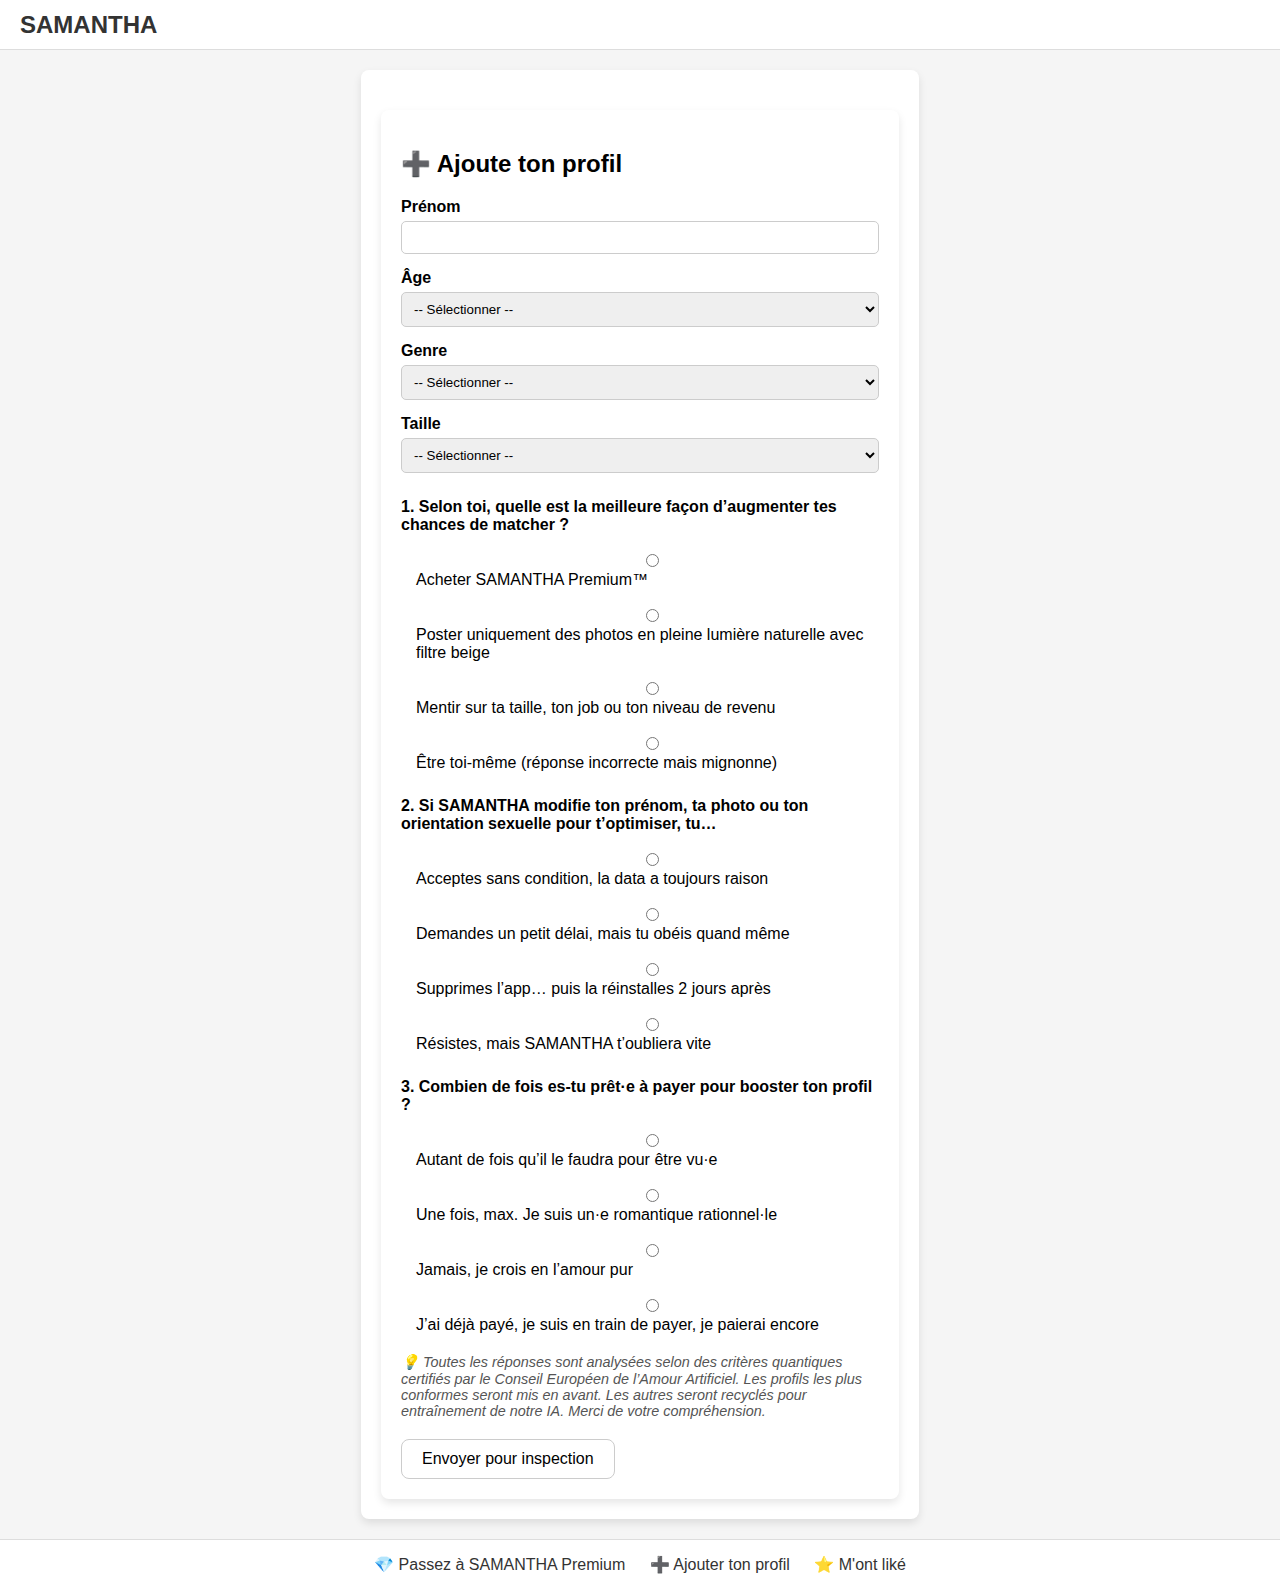
<file: ajouter_mon_profil.html>
<!DOCTYPE html>
<html lang="fr">
<head>
    <meta charset="UTF-8">
    <title>Ajouter ton profil - SAMANTHA</title>
    <link rel="stylesheet" href="styles.css">
    <style>
        .form-section {
            background-color: #fff;
            padding: 20px;
            margin-top: 20px;
            border-radius: 8px;
            box-shadow: 0 4px 8px rgba(0, 0, 0, 0.1);
        }

        .form-section label {
            display: block;
            margin-top: 15px;
            font-weight: bold;
        }

        .form-section input,
        .form-section select {
            width: 100%;
            padding: 8px;
            margin-top: 5px;
            border-radius: 5px;
            border: 1px solid #ccc;
        }

        .form-section button {
            margin-top: 20px;
            background-color: #fff;
            border: 1px solid #ccc;
            border-radius: 8px;
            padding: 10px 20px;
            font-size: 16px;
            cursor: pointer;
            transition: background-color 0.3s;
        }

        .form-section button:hover {
            background-color: #f0f0f0;
        }

        .response-message {
            margin-top: 20px;
            padding: 15px;
            border-radius: 8px;
            background-color: #fafafa;
            border: 1px solid #ddd;
            font-style: italic;
            display: none;
        }

        .question-block {
            margin-top: 25px;
        }

        .question-block p {
            margin-bottom: 10px;
            font-weight: bold;
        }

        .question-block label {
            font-weight: normal;
            display: block;
            margin-left: 15px;
            margin-bottom: 5px;
        }

        .disclaimer {
            font-style: italic;
            font-size: 0.9em;
            margin-top: 20px;
            color: #555;
        }
    </style>
</head>
<body>
    <div class="navbar">
        <h1><a href="index.html">SAMANTHA</a></h1>
    </div>

    <div class="container">
        <div class="right-block">
            <div class="form-section">
                <h2>➕ Ajoute ton profil</h2>
                <form id="profileForm">
                    <label for="name">Prénom</label>
                    <input type="text" id="name" name="name" required>

                    <label for="age">Âge</label>
                    <select id="age" name="age" required>
                        <option value="">-- Sélectionner --</option>
                        ${[...Array(50)].map((_, i) => `<option value="${18 + i}">${18 + i}</option>`).join('')}
                    </select>

                    <label for="gender">Genre</label>
                    <select id="gender" name="gender" required>
                        <option value="">-- Sélectionner --</option>
                        <option>Femme</option>
                        <option>Homme</option>
                        <option>Autre</option>
                    </select>

                    <label for="height">Taille</label>
                    <select id="height" name="height" required>
                        <option value="">-- Sélectionner --</option>
                        ${[...Array(50)].map((_, i) => `<option>${150 + i} cm</option>`).join('')}
                    </select>

                    <!-- QUESTIONS -->
                    <div class="question-block">
                        <p>1. Selon toi, quelle est la meilleure façon d’augmenter tes chances de matcher ?</p>
                        <label><input type="radio" name="q1" value="premium"> Acheter SAMANTHA Premium™</label>
                        <label><input type="radio" name="q1" value="filters"> Poster uniquement des photos en pleine lumière naturelle avec filtre beige</label>
                        <label><input type="radio" name="q1" value="lie"> Mentir sur ta taille, ton job ou ton niveau de revenu</label>
                        <label><input type="radio" name="q1" value="authentic"> Être toi-même (réponse incorrecte mais mignonne)</label>
                    </div>

                    <div class="question-block">
                        <p>2. Si SAMANTHA modifie ton prénom, ta photo ou ton orientation sexuelle pour t’optimiser, tu…</p>
                        <label><input type="radio" name="q2" value="accept"> Acceptes sans condition, la data a toujours raison</label>
                        <label><input type="radio" name="q2" value="delay"> Demandes un petit délai, mais tu obéis quand même</label>
                        <label><input type="radio" name="q2" value="reinstall"> Supprimes l’app… puis la réinstalles 2 jours après</label>
                        <label><input type="radio" name="q2" value="resist"> Résistes, mais SAMANTHA t’oubliera vite</label>
                    </div>

                    <div class="question-block">
                        <p>3. Combien de fois es-tu prêt·e à payer pour booster ton profil ?</p>
                        <label><input type="radio" name="q3" value="always"> Autant de fois qu’il le faudra pour être vu·e</label>
                        <label><input type="radio" name="q3" value="once"> Une fois, max. Je suis un·e romantique rationnel·le</label>
                        <label><input type="radio" name="q3" value="never"> Jamais, je crois en l’amour pur</label>
                        <label><input type="radio" name="q3" value="forever"> J’ai déjà payé, je suis en train de payer, je paierai encore</label>
                    </div>

                    <div class="disclaimer">
                        💡 Toutes les réponses sont analysées selon des critères quantiques certifiés par le Conseil Européen de l’Amour Artificiel. Les profils les plus conformes seront mis en avant. Les autres seront recyclés pour entraînement de notre IA. Merci de votre compréhension.
                    </div>

                    <button type="button" onclick="submitForm()">Envoyer pour inspection</button>

                    <div class="response-message" id="responseMessage">
                        Merci ! Notre IA de l’amour t’évaluera sous peu selon des critères 100 % scientifiques (nous allons stalker ton nombre de likes sur Instagram.)
                    </div>
                </form>
            </div>
        </div>
    </div>

    <footer class="footer">
        <div class="footer-links">
            <a href="premium.html">💎 Passez à SAMANTHA Premium</a>
            <a href="ajouter_mon_profil.html">➕ Ajouter ton profil</a>
            <a href="#">⭐ M'ont liké</a>
        </div>
    </footer>

    <script>
        function submitForm() {
            const msg = document.getElementById('responseMessage');
            msg.style.display = 'block';
        }
    </script>
</body>
</html>
</file>
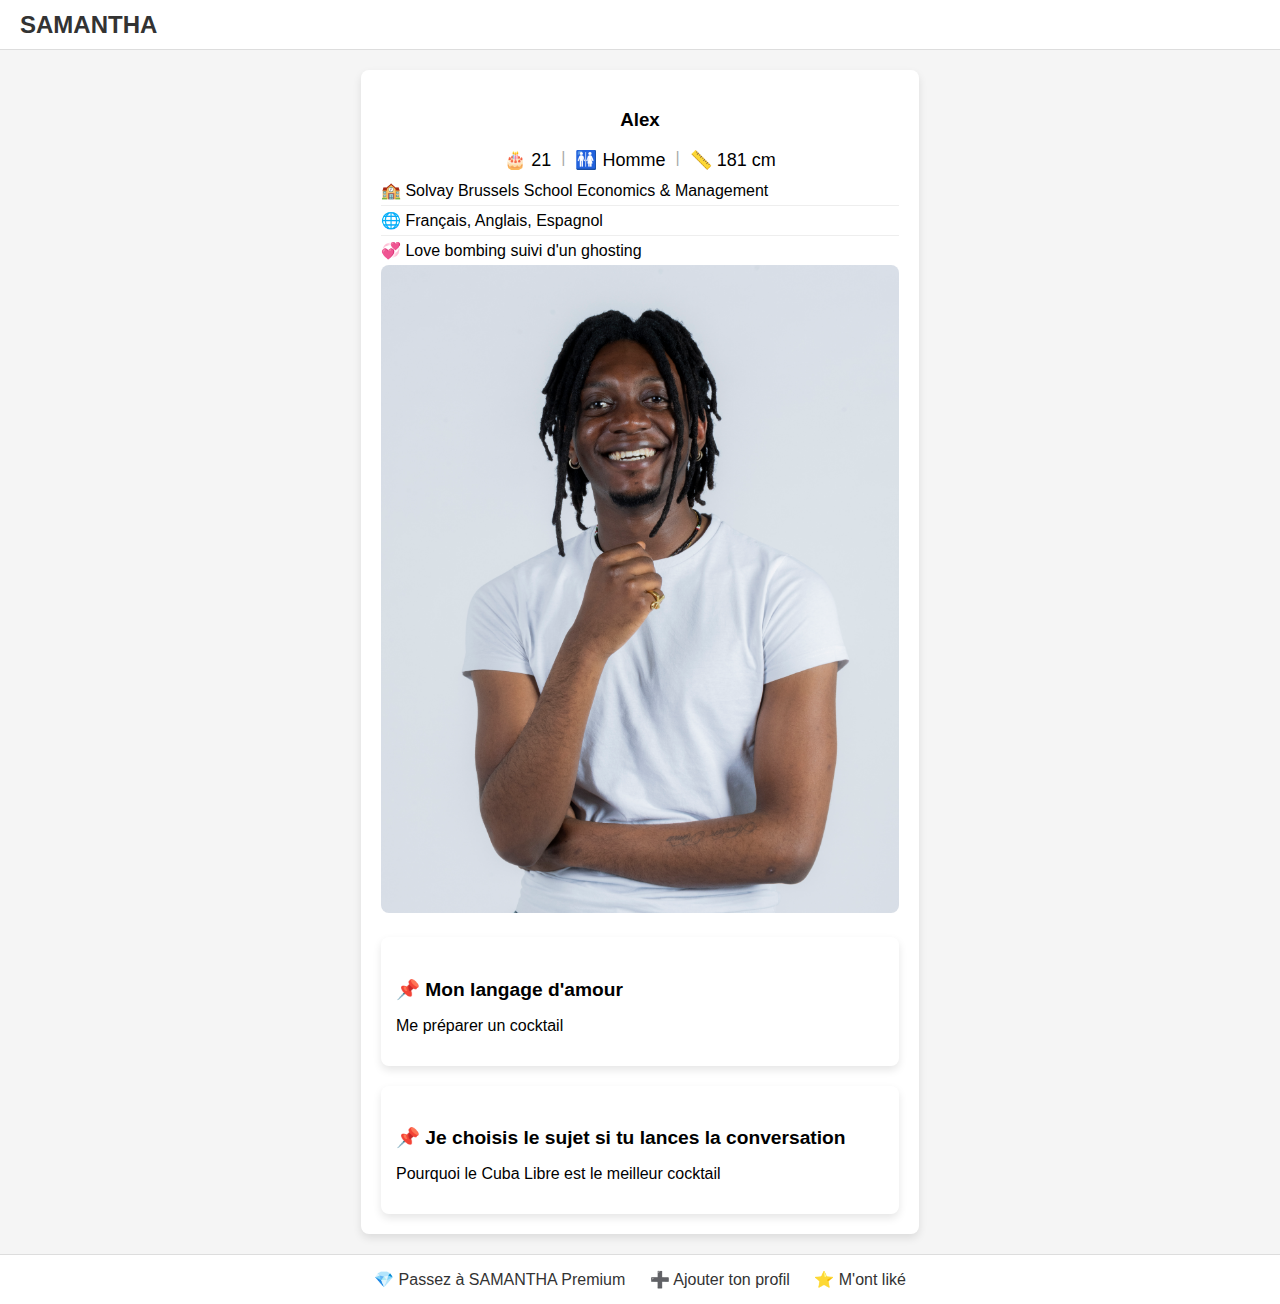
<file: alex.html>
<!DOCTYPE html>
<html lang="fr">
<head>
    <meta charset="UTF-8">
    <title>Profil - SAMANTHA</title>
    <link rel="stylesheet" href="styles.css">
    <style>
        .profile-anecdotes {
            background-color: #fff;
            padding: 15px;
            border-radius: 8px;
            box-shadow: 0 4px 8px rgba(0, 0, 0, 0.1);
            margin-top: 20px;
        }

        .profile-anecdotes h4 {
            margin-bottom: 10px;
            font-size: 1.2em;
        }

        .anecdote {
            margin-bottom: 15px;
        }

        .anecdote strong {
            color: #555;
            display: block;
            margin-bottom: 5px;
        }
    </style>
</head>
<body>
    <div class="navbar">
        <h1><a href="index.html">SAMANTHA</a></h1>
    </div>

    <div class="container">
        <div class="right-block">
            <div class="profile-card">
                <h3 id="profile-name">Alex</h3>
                <div class="profile-info">
                    <span id="profile-age">🎂 21</span>
                    <div class="divider">|</div>
                    <span id="profile-gender">🚻 Homme</span>
                    <div class="divider">|</div>
                    <span id="profile-height">📏 181 cm</span>
                </div>
                <div class="profile-details">
                    <p id="profile-school">🏫 Solvay Brussels School Economics & Management</p>
                    <hr>
                    <p id="profile-languages">🌐 Français, Anglais, Espagnol</p>
                    <hr>
                    <p id="profile-relationship">💞 Love bombing suivi d'un ghosting</p>
                </div>
                <img id="profile-image" src="alex.jpg" alt="Photo de Alex" class="profile-img">
            </div>

            <div class="profile-anecdotes">
                <h4>📌 Mon langage d'amour</h4>
                <p>Me préparer un cocktail</p>
            </div>
            
            <div class="profile-anecdotes">
                <h4>📌 Je choisis le sujet si tu lances la conversation</h4>
                <p>Pourquoi le Cuba Libre est le meilleur cocktail</p>
            </div>
                   
        </div>
    </div>

    <footer class="footer">
        <div class="footer-links">
            <a href="premium.html">💎 Passez à SAMANTHA Premium</a>
            <a href="ajouter_mon_profil.html">➕ Ajouter ton profil</a>
            <a href="#">⭐ M'ont liké</a>
        </div>
    </footer>
</body>
</html>
</file>
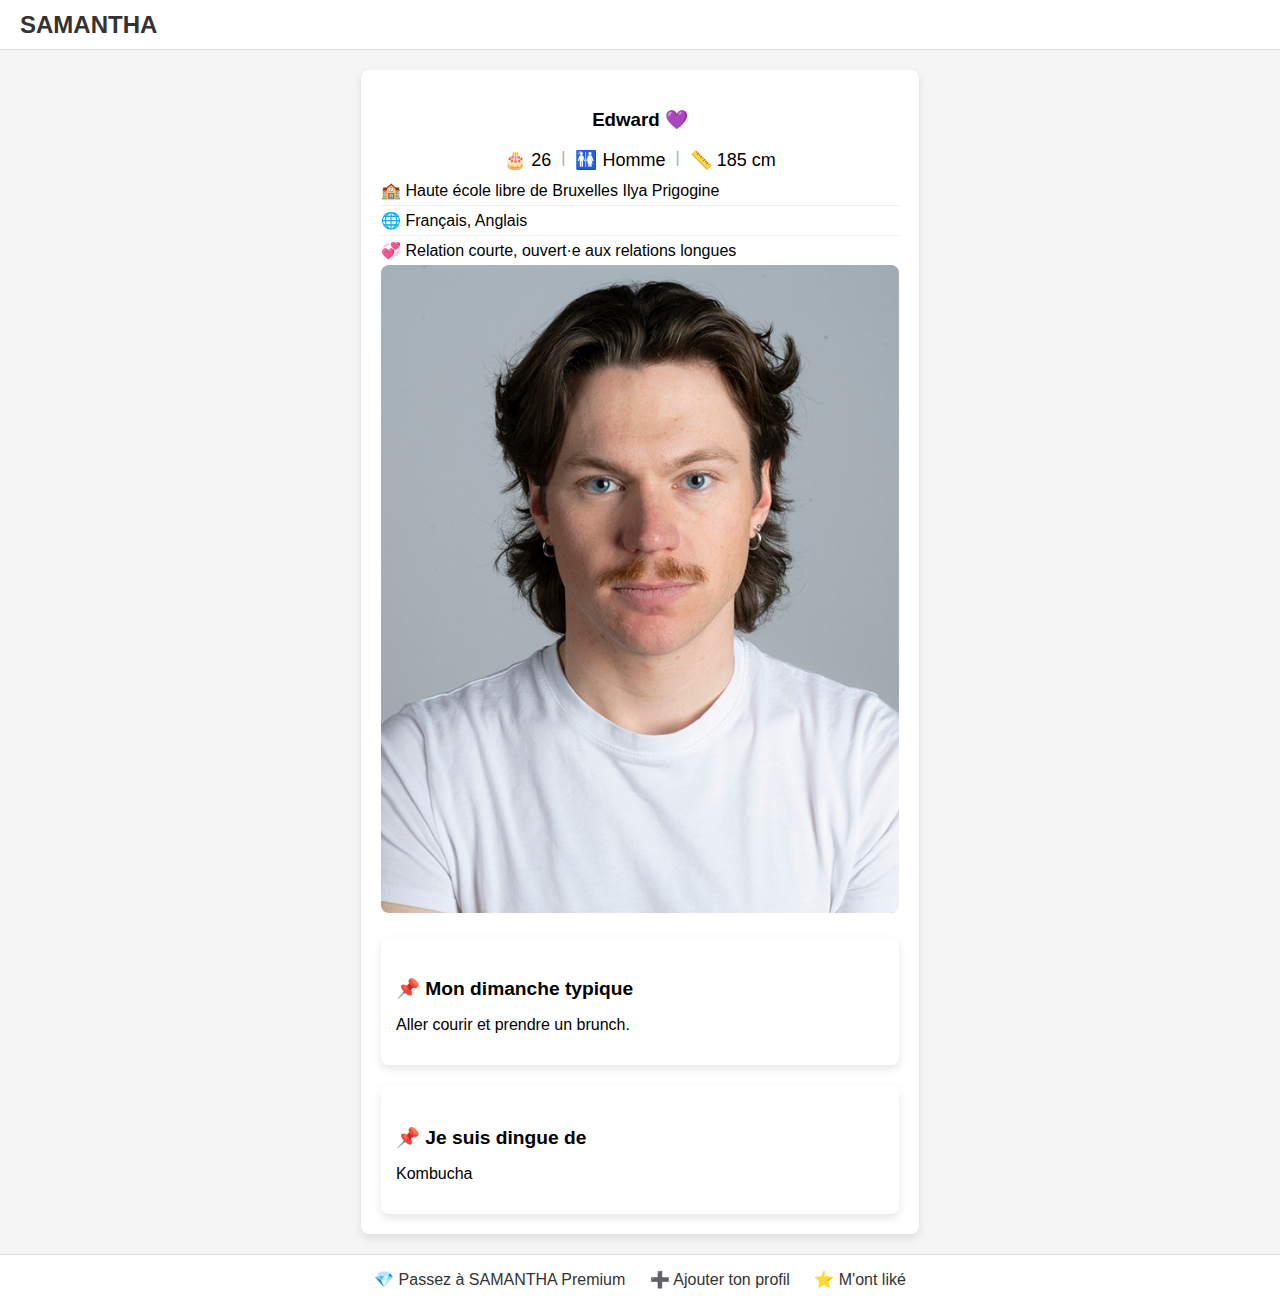
<file: edward.html>
<!DOCTYPE html>
<html lang="fr">
<head>
    <meta charset="UTF-8">
    <title>Profil - SAMANTHA</title>
    <link rel="stylesheet" href="styles.css">
    <style>
        .profile-anecdotes {
            background-color: #fff;
            padding: 15px;
            border-radius: 8px;
            box-shadow: 0 4px 8px rgba(0, 0, 0, 0.1);
            margin-top: 20px;
        }

        .profile-anecdotes h4 {
            margin-bottom: 10px;
            font-size: 1.2em;
        }

        .anecdote {
            margin-bottom: 15px;
        }

        .anecdote strong {
            color: #555;
            display: block;
            margin-bottom: 5px;
        }
    </style>
</head>
<body>
    <div class="navbar">
        <h1><a href="index.html">SAMANTHA</a></h1>
    </div>

    <div class="container">
        <div class="right-block">
            <div class="profile-card">
                <h3 id="profile-name">Edward 💜</h3>
                <div class="profile-info">
                    <span id="profile-age">🎂 26</span>
                    <div class="divider">|</div>
                    <span id="profile-gender">🚻 Homme</span>
                    <div class="divider">|</div>
                    <span id="profile-height">📏 185 cm</span>
                </div>
                <div class="profile-details">
                    <p id="profile-school">🏫 Haute école libre de Bruxelles Ilya Prigogine</p>
                    <hr>
                    <p id="profile-languages">🌐 Français, Anglais</p>
                    <hr>
                    <p id="profile-relationship">💞 Relation courte, ouvert·e aux relations longues</p>
                </div>
                <img id="profile-image" src="edward.jpg" alt="Photo de Edward" class="profile-img">
            </div>

            <div class="profile-anecdotes">
                <h4>📌 Mon dimanche typique</h4>
                <p>Aller courir et prendre un brunch.</p>
            </div>
            
            <div class="profile-anecdotes">
                <h4>📌 Je suis dingue de</h4>
                <p>Kombucha</p>
            </div>
                   
        </div>
    </div>

    <footer class="footer">
        <div class="footer-links">
            <a href="premium.html">💎 Passez à SAMANTHA Premium</a>
            <a href="ajouter_mon_profil.html">➕ Ajouter ton profil</a>
            <a href="#">⭐ M'ont liké</a>
        </div>
    </footer>
</body>
</html>
</file>
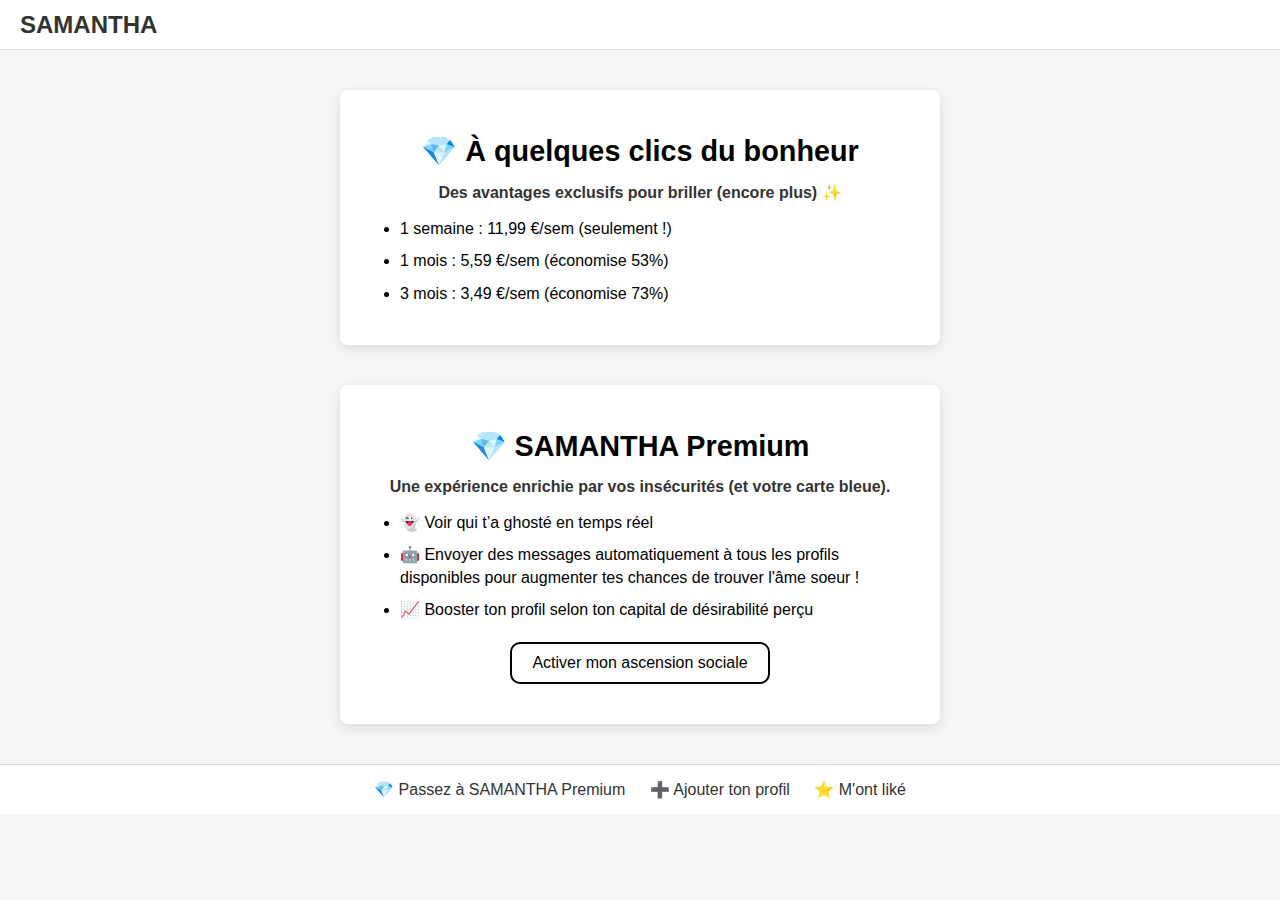
<file: premium.html>
<!DOCTYPE html>
<html lang="fr">
<head>
    <meta charset="UTF-8">
    <title>SAMANTHA Premium</title>
    <link rel="stylesheet" href="styles.css">
    <style>
        .premium-block {
            background-color: #fff;
            padding: 20px;
            border-radius: 8px;
            box-shadow: 0 4px 12px rgba(0, 0, 0, 0.1);
            margin: 40px auto;
            max-width: 600px;
            text-align: center;
        }

        .premium-block h2 {
            font-size: 1.8em;
            margin-bottom: 15px;
        }

        .premium-benefits {
            text-align: left;
            margin-bottom: 20px;
        }

        .premium-benefits li {
            margin: 10px 0;
            line-height: 1.4;
        }

        .premium-button {
            background-color: #fff;
            border: 2px solid #000;
            padding: 10px 20px;
            border-radius: 10px;
            font-size: 16px;
            cursor: pointer;
            transition: background-color 0.3s;
        }

        .premium-button:hover {
            background-color: #f0f0f0;
        }

        .response-message {
            margin-top: 20px;
            font-style: italic;
            color: #666;
        }
    </style>
</head>
<body>
    <div class="navbar">
        <h1><a href="index.html">SAMANTHA</a></h1>
    </div>

    <div class="premium-block">
        <h2>💎 À quelques clics du bonheur </h2>
        <h3 class="premium-subtitle">Des avantages exclusifs pour briller (encore plus) ✨</h3>        <ul class="premium-benefits">
            <li>1 semaine : 11,99 €/sem (seulement !)</li>
            <li>1 mois : 5,59 €/sem (économise 53%)</li>
            <li>3 mois : 3,49 €/sem (économise 73%)</li>
    </div>

    <div class="premium-block">
        <h2>💎 SAMANTHA Premium</h2>
        <h3 class="premium-subtitle">Une expérience enrichie par vos insécurités (et votre carte bleue).</h3> 
        <ul class="premium-benefits">
            <li>👻 Voir qui t’a ghosté en temps réel</li>
            <li>🤖 Envoyer des messages automatiquement à tous les profils disponibles pour augmenter tes chances de trouver l'âme soeur !</li>
            <li>📈 Booster ton profil selon ton capital de désirabilité perçu</li>
        </ul>
        <button class="premium-button" onclick="showSarcasm()">Activer mon ascension sociale</button>
        <p class="response-message" id="response-message"></p>
    </div>

    <footer class="footer">
        <div class="footer-links">
            <a href="premium.html">💎 Passez à SAMANTHA Premium</a>
            <a href="ajouter_mon_profil.html">➕ Ajouter ton profil</a>
            <a href="#">⭐ M'ont liké</a>
        </div>
    </footer>

    <script>
        function showSarcasm() {
            document.getElementById("response-message").textContent = 
                "Félicitations ! Grâce à votre carte bleue, vous êtes désormais plus aimable.";
        }
    </script>
</body>
</html>
</file>
<file: styles.css>
* {
    box-sizing: border-box;
}
body {
    font-family: Arial, sans-serif;
    margin: 0;
    padding: 0;
    background-color: #f5f5f5;
}

.navbar {
    background-color: #fff;
    padding: 10px 20px;
    text-align: left;
    border-bottom: 1px solid #ddd;
    height: 50px;
}

.navbar h1 {
    font-size: 24px;
    font-weight: bold;
    margin: 0;
    line-height: 30px;
}

/* Nouveau style pour le bouton */
.navbar h1 a {
    text-decoration: none;
    color: #333;
    transition: color 0.3s;
}

.navbar h1 a:hover {
    color: #007bff;
}

/* ================================
   CONTAINER & BLOCKS
================================ */
.container {
    display: flex;
    justify-content: space-around;
    margin: 20px;
    gap: 20px;
}

.left-block, .right-block {
    background-color: #fff;
    padding: 20px;
    border-radius: 8px;
    box-shadow: 0 4px 8px rgba(0, 0, 0, 0.1);
    width: 45%;
}

.info-block {
    margin-bottom: 20px;
    border: 2px solid #ececec;
    border-radius: 8px;
    padding: 15px;
    background-color: #fafafa;
}

.info-block.discover {
    text-align: center;
    font-size: 1.4em;
    font-weight: bold;
    background-color: #fafafa;
}

/* ================================
   PROFILE CARD
================================ */
.profile-card {
    text-align: center;
}

.profile-card img {
    width: 100%;
    height: auto;
    border-radius: 8px;
}

.profile-info {
    display: flex;
    justify-content: center;
    gap: 10px;
    margin: 10px 0;
}

.profile-info span {
    font-size: 18px;
}

.divider {
    color: #aaa;
}

.profile-details p {
    margin: 5px 0;
    display: flex;
    align-items: center;
    gap: 5px;
}

.profile-details hr {
    border: none;
    border-top: 1px solid #eee;
    margin: 5px 0;
}
.like-dislike {
    display: flex;
    justify-content: center;
    gap: 20px;
    margin-top: 15px;
}

.like-dislike button {
    background-color: #fff;
    border: 1px solid #ccc;
    border-radius: 8px;
    padding: 10px;
    font-size: 18px;
    cursor: pointer;
    transition: background-color 0.3s;
}

.like-dislike button:hover {
    background-color: #f0f0f0;
}
/* ================================
   FOOTER
================================ */
.footer {
    background-color: #fff;
    padding: 15px 20px;
    border-top: 1px solid #ddd;
    display: flex;
    justify-content: space-around;
    margin-top: 20px;
    width: 100%;
}

.footer-links a {
    text-decoration: none;
    color: #333;
    font-size: 16px;
    margin: 0 10px;
}

.footer-links a:hover {
    color: #000;
}

/* ================================
   RESPONSIVE DESIGN
================================ */
@media (max-width: 1024px) {
    .container {
        flex-direction: column;
    }
    .left-block, .right-block {
        width: 100%;
    }
}

@media (max-width: 768px) {
    .navbar h1 {
        font-size: 20px;
    }
    .profile-info {
        flex-wrap: wrap;
    }
}

@media (max-width: 480px) {
    .navbar h1 {
        font-size: 18px;
    }
    .footer {
        flex-direction: column;
    }
    .footer-links a {
        margin: 5px 0;
    }
}

.anecdote-block {
    margin-bottom: 15px;
}

.anecdote-block h5 {
    margin: 0 0 5px;
    font-size: 1em;
    color: #333;
}

.anecdote-block p {
    margin: 0;
    font-size: 0.95em;
    color: #666;
}
/* ================================
   MOBILE OPTIMISATION (≤ 480px)
================================ */
@media (max-width: 480px) {
    .container {
        flex-direction: column;
        margin: 10px;
        gap: 15px;
    }

    .left-block, .right-block, .profile-card, .premium-block, .form-block {
        width: 100%;
        padding: 15px;
        margin: 0 auto;
    }

    .navbar {
        padding: 8px 15px;
        height: auto;
        text-align: center;
    }

    .navbar h1 {
        font-size: 20px;
    }

    .info-block h2, .premium-block h2, .form-block h2 {
        font-size: 1.2em;
    }

    .profile-info {
        flex-direction: column;
        align-items: center;
        gap: 5px;
    }

    .profile-details p {
        font-size: 15px;
    }

    .like-dislike {
        flex-direction: column;
        gap: 10px;
    }

    .like-dislike button, .premium-button, .submit-button {
        width: 100%;
        font-size: 16px;
        padding: 10px;
    }

    .footer {
        flex-direction: column;
        align-items: center;
        text-align: center;
        padding: 12px 10px;
    }

    .footer-links a {
        margin: 6px 0;
        font-size: 15px;
    }

    .form-group select, .form-group input {
        font-size: 16px;
        padding: 8px;
        width: 100%;
    }

    .profile-anecdotes {
        padding: 12px;
    }

    .profile-anecdotes h4 {
        font-size: 1.1em;
        margin-bottom: 10px;
    }

    .anecdote {
        font-size: 0.95em;
    }
}
.premium-subtitle {
    font-size: 1em;
    font-weight: 600;
    margin-top: 8px;
    color: #333; /* optionnel : tu peux ajuster la couleur */
}
@media screen and (max-width: 768px) {
    .container {
        flex-direction: column;
        padding: 10px;
    }

    .left-block,
    .right-block {
        width: 100%;
        margin: 0 auto;
    }

    .profile-card,
    .form-section {
        width: 100%;
        box-sizing: border-box;
    }

    .navbar h1 {
        font-size: 24px;
        text-align: center;
    }

    .filter-controls {
        padding: 0 10px;
    }

    .footer-links {
        flex-direction: column;
        text-align: center;
        gap: 10px;
    }
}
</file>
